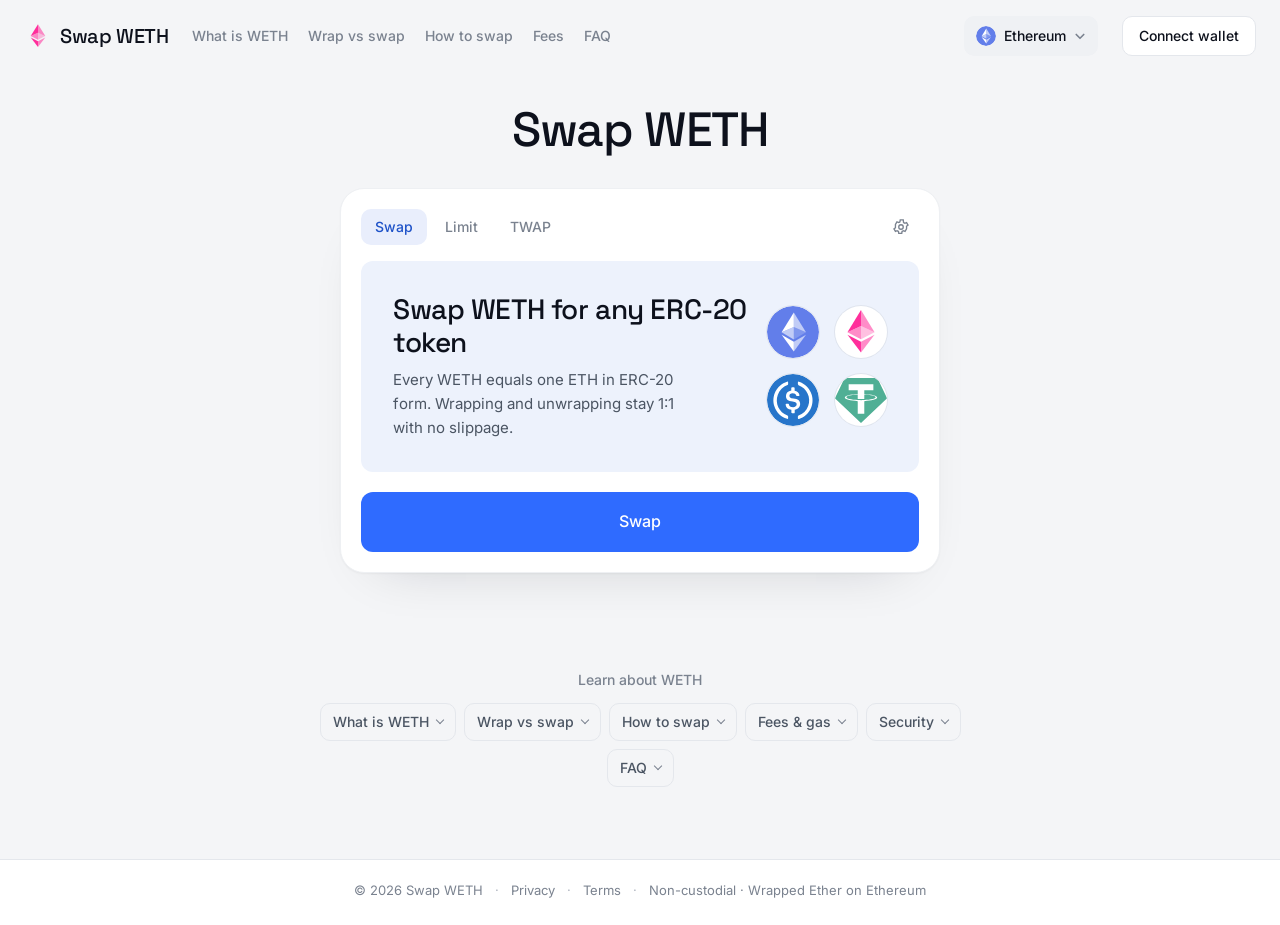
<file: index.html>
<!doctype html>
<html lang="en"><head>
<meta charset="utf-8"><meta name="viewport" content="width=device-width,initial-scale=1">
<title>Swap WETH — Wrap and Trade Wrapped Ether</title>
<meta name="description" content="Swap WETH for USDT, USDC or any ERC-20 token. Wrap ETH into WETH 1:1 and trade it on a DEX from your own wallet — non-custodial, no account.">
<meta name="robots" content="index,follow">
<meta name="theme-color" content="#f4f5f7">
<link rel="canonical" href="https://swap-weth.github.io/">
<meta property="og:type" content="website"><meta property="og:site_name" content="Swap WETH"><meta property="og:title" content="Swap WETH — Wrap and Trade Wrapped Ether"><meta property="og:description" content="Swap WETH for USDT, USDC or any ERC-20 token. Wrap ETH into WETH 1:1 and trade it on a DEX from your own wallet — non-custodial, no account."><meta property="og:url" content="https://swap-weth.github.io/"><meta property="og:image" content="https://swap-weth.github.io/og-image.png">
<meta name="twitter:card" content="summary_large_image"><meta name="twitter:title" content="Swap WETH — Wrap and Trade Wrapped Ether"><meta name="twitter:description" content="Swap WETH for USDT, USDC or any ERC-20 token. Wrap ETH into WETH 1:1 and trade it on a DEX from your own wallet — non-custodial, no account."><meta name="twitter:image" content="https://swap-weth.github.io/og-image.png">
<link rel="icon" type="image/svg+xml" href="icon.svg">
<link rel="apple-touch-icon" href="icon.svg">
<link rel="manifest" href="manifest.webmanifest">
<script type="application/ld+json">
{
  "@context":"https://schema.org",
  "@graph":[
    {"@type":"Organization","@id":"https://swap-weth.github.io/#organization","name":"Swap WETH","url":"https://swap-weth.github.io/","description":"Swap WETH for USDT, USDC or any ERC-20 token. Wrap ETH into WETH 1:1 and trade it on a DEX from your own wallet — non-custodial, no account.","logo":{"@type":"ImageObject","@id":"https://swap-weth.github.io/#logo","url":"https://swap-weth.github.io/icon.svg","caption":"Swap WETH"}},
    {"@type":"WebSite","@id":"https://swap-weth.github.io/#website","url":"https://swap-weth.github.io/","publisher":{"@id":"https://swap-weth.github.io/#organization"},"name":"Swap WETH"},
    {"@type":"WebPage","@id":"https://swap-weth.github.io/#webpage","url":"https://swap-weth.github.io/","publisher":{"@id":"https://swap-weth.github.io/#organization"},"name":"Swap WETH — Wrap and Trade Wrapped Ether","isPartOf":{"@id":"https://swap-weth.github.io/#website"},"mainEntity":{"@id":"https://swap-weth.github.io/#app"},"breadcrumb":{"@id":"https://swap-weth.github.io/#breadcrumb"}},
    {"@type":"BreadcrumbList","@id":"https://swap-weth.github.io/#breadcrumb","itemListElement":[{"@type":"ListItem","position":1,"name":"Home","item":"https://swap-weth.github.io/"},{"@type":"ListItem","position":2,"name":"Swap WETH","item":"https://swap-weth.github.io/"}]},
    {"@type":"WebApplication","@id":"https://swap-weth.github.io/#app","url":"https://swap-weth.github.io/","publisher":{"@id":"https://swap-weth.github.io/#organization"},"name":"Swap WETH","applicationCategory":"FinanceApplication","operatingSystem":"Web","description":"Swap WETH for USDT, USDC or any ERC-20 token. Wrap ETH into WETH 1:1 and trade it on a DEX from your own wallet — non-custodial, no account.","isPartOf":{"@id":"https://swap-weth.github.io/#website"}},
    {"@type":"FAQPage","@id":"https://swap-weth.github.io/#faq","isPartOf":{"@id":"https://swap-weth.github.io/#webpage"},"about":{"@id":"https://swap-weth.github.io/#app"},"name":"Swap WETH FAQ","mainEntity":[{"@type":"Question","name":"Is WETH the same as ETH?","acceptedAnswer":{"@type":"Answer","text":"WETH and ETH are worth the same and convert 1:1, but they are not interchangeable in code. ETH is the native coin of the network and is not an ERC-20 token, while WETH is an ERC-20 wrapper that smart contracts and DEXs can handle like any other token."}},{"@type":"Question","name":"Do I wrap or swap to get WETH?","acceptedAnswer":{"@type":"Answer","text":"It depends on what you start with. Turning ETH into WETH is a wrap at a fixed 1:1 rate, with no price impact. Turning another token into WETH is a market swap routed through a DEX, with a quote and slippage."}},{"@type":"Question","name":"Why do I need to approve WETH before a swap?","acceptedAnswer":{"@type":"Answer","text":"WETH is an ERC-20 token, so the router needs a one-time allowance to move it on your behalf. Native ETH needs no approval. The approval is a separate transaction that costs gas before your first WETH swap."}},{"@type":"Question","name":"Do I still need ETH if I hold WETH?","acceptedAnswer":{"@type":"Answer","text":"Yes. Gas on Ethereum is always paid in native ETH, so keep a small ETH balance even when your trading funds are in WETH, or you will not be able to sign the swap."}},{"@type":"Question","name":"Can I unwrap WETH back to ETH at any time?","acceptedAnswer":{"@type":"Answer","text":"Yes. Unwrapping burns WETH and returns native ETH 1:1, minus gas. There is no trading fee or slippage because it is a wrap, not a market swap."}},{"@type":"Question","name":"Is there slippage when wrapping ETH into WETH?","acceptedAnswer":{"@type":"Answer","text":"No. Wrapping and unwrapping are fixed 1:1 conversions, so slippage and price impact do not apply. Those only affect market swaps where WETH is traded against a different token."}}]}
  ]
}
</script>
<style>
@font-face{font-family:'Inter';src:url('assets/inter.woff2') format('woff2');font-weight:400 700;font-display:swap}
@font-face{font-family:'Space Grotesk';src:url('assets/space-grotesk.woff2') format('woff2');font-weight:500 700;font-display:swap}
:root{
 --bg:#f4f5f7;--card:#fff;--ink:#0d111c;--muted:#7a828f;--faint:#aeb4bf;
 --line:#eef0f3;--line-2:#e4e7ec;--panel:#f6f7f9;--panel-2:#eff1f4;
 --blue-2:#2f6bff;--blue-hover:#2560f0;--blue-ink:#1e52c8;--blue-soft:#e9eefc;--promo:#edf2fc;--text-2:#4b5563;
 --ease:cubic-bezier(.2,.7,.2,1);
 --head:"Space Grotesk","Arial",sans-serif;--body:"Inter","Arial",sans-serif;color-scheme:light}
*{box-sizing:border-box}
html{scroll-behavior:smooth}
body{margin:0;min-height:100vh;display:flex;flex-direction:column;color:var(--ink);font:15px/1.6 var(--body);-webkit-font-smoothing:antialiased;overflow-x:hidden;background:var(--bg)}
a{color:inherit;text-decoration:none}button{font-family:inherit;cursor:pointer;background:none;border:0;color:inherit}
img{display:block;max-width:100%}
h1,h2,h3{margin:0;font-family:var(--head);font-weight:500;letter-spacing:-.01em}
:focus-visible{outline:2px solid var(--blue-2);outline-offset:2px;border-radius:8px}

.nav{display:flex;align-items:center;gap:24px;padding:16px 24px;max-width:1280px;margin:0 auto;width:100%}
.brand{display:inline-flex;align-items:center;gap:8px;font-family:var(--head);font-weight:500;font-size:20px;letter-spacing:-.02em;color:var(--ink);white-space:nowrap;flex:0 0 auto}
.brand img{width:28px;height:28px}
.nlinks{display:flex;align-items:center;gap:20px}
.nlinks a{font-size:14px;font-weight:500;color:var(--muted);transition:color .16s var(--ease)}
.nlinks a:hover{color:var(--ink)}
.spacer{flex:1}
main{flex:1}
.chain{display:inline-flex;align-items:center;gap:8px;height:40px;padding:0 12px;border-radius:10px;background:var(--panel-2);font-weight:500;font-size:14px;color:var(--ink);transition:background-color .16s var(--ease);flex:0 0 auto;white-space:nowrap}
.chain img{width:20px;height:20px;border-radius:50%}
.chain:hover{background:var(--line-2)}
.chain .cv{width:12px;height:12px;color:var(--muted)}
.connect{display:inline-flex;align-items:center;height:40px;padding:0 16px;border-radius:10px;background:#fff;border:1px solid var(--line-2);color:var(--ink);font-weight:500;font-size:14px;transition:background-color .16s var(--ease),border-color .16s var(--ease);flex:0 0 auto;white-space:nowrap}
.connect:hover{border-color:#cfd4dc;background:#fafbfc}

.hero{display:flex;flex-direction:column;align-items:center;padding:32px 20px 48px}
h1{font-size:clamp(36px,4.6vw,48px);line-height:1.08;letter-spacing:-.025em;text-align:center;color:var(--ink);margin:0 0 32px}

.card{width:min(600px,100%);background:var(--card);border:1px solid var(--line);border-radius:24px;box-shadow:0 1px 2px rgba(13,17,28,.04),0 24px 56px -40px rgba(13,17,28,.24);overflow:hidden}
.tabs{display:flex;align-items:center;gap:4px;padding:20px 20px 16px}
.tab{display:inline-flex;align-items:center;height:36px;padding:0 14px;border-radius:10px;font-weight:500;font-size:14px;color:var(--muted);transition:background-color .16s var(--ease),color .16s var(--ease)}
.tab:hover{background:var(--panel-2);color:var(--ink)}
.tab.on{background:var(--blue-soft);color:var(--blue-ink)}
.tabs .sp{flex:1}
.tabs .ic{width:36px;height:36px;border-radius:10px;display:grid;place-items:center;color:var(--muted);transition:background-color .16s var(--ease),color .16s var(--ease)}
.tabs .ic:hover{background:var(--panel-2);color:var(--ink)}
.tabs .ic svg{width:18px;height:18px}

.promo{margin:0 20px;padding:32px;border-radius:12px;background:var(--promo);display:flex;align-items:center;gap:20px}
.promo-txt{flex:1;min-width:0}
.promo-h{font-family:var(--head);font-weight:500;font-size:clamp(22px,3.4vw,28px);line-height:1.2;letter-spacing:-.015em;color:var(--ink);margin:0 0 8px}
.promo-sub{font-size:15px;line-height:1.6;color:var(--text-2);margin:0;max-width:34ch}
.promo-grid{flex:0 0 auto;display:grid;grid-template-columns:repeat(2,auto);gap:16px}
.pico{width:52px;height:52px;border-radius:50%;background:#fff;box-shadow:0 0 0 1px rgba(13,17,28,.06);display:grid;place-items:center;overflow:hidden}
.pico img{width:100%;height:100%;object-fit:contain;display:block}
.cta-wrap{padding:20px}
.cta{width:100%;height:60px;border-radius:12px;background:var(--blue-2);color:#fff;font-weight:500;font-size:16px;transition:background-color .16s var(--ease),transform .12s var(--ease)}
.cta:hover{background:var(--blue-hover)}
.cta:active{transform:scale(.99)}
@media(max-width:470px){.promo{flex-direction:column;align-items:flex-start}.promo-grid{grid-template-columns:repeat(4,auto)}.promo-sub{max-width:none}}

.learn{max-width:720px;margin:48px auto 0;width:100%;padding:0 24px 72px}
.learn-h{font-size:14px;font-weight:500;color:var(--muted);text-align:center;margin:0 0 12px}
.lrow{display:flex;flex-wrap:wrap;gap:8px;justify-content:center;align-items:flex-start}
.lcard{flex:0 0 auto;background:transparent;border:1px solid var(--line-2);border-radius:10px;transition:background-color .16s var(--ease),border-color .16s var(--ease)}
.lcard>summary{cursor:pointer;list-style:none;display:flex;align-items:center;gap:8px;height:36px;padding:0 12px;font-weight:500;font-size:14px;color:var(--text-2)}
.lcard>summary::-webkit-details-marker{display:none}
.lcard:hover{border-color:#d6dae1;background:#fff}.lcard:hover>summary{color:var(--ink)}
.lcard .chev{width:6px;height:6px;border-right:1.5px solid var(--muted);border-bottom:1.5px solid var(--muted);transform:rotate(45deg);margin-top:-4px;flex-shrink:0;transition:transform .16s var(--ease)}
.lcard[open]{order:9;flex:0 0 100%;min-width:0;background:#fff;border-color:var(--line-2);border-radius:16px;margin-top:8px}
.lcard[open]>summary{height:auto;padding:20px 24px 0;color:var(--muted);font-size:13px}
.lcard[open] .chev{transform:rotate(225deg);margin-top:4px}
.lbody{padding:4px 24px 24px;max-width:660px}
.lbody h2{font-size:22px;line-height:1.3;color:var(--ink);margin:8px 0 4px}
.lbody h3{font-size:15px;line-height:1.4;color:var(--ink);margin:20px 0 4px}
.lbody p{margin:0;font-size:15px;line-height:1.7;color:var(--text-2)}
.lbody p+p{margin-top:8px}
.lbody ul,.lbody ol{margin:8px 0 0;padding-left:20px}
.lbody li{font-size:15px;line-height:1.7;color:var(--text-2);margin-bottom:4px}
.lbody a{color:var(--blue-ink);text-decoration:underline;text-underline-offset:3px;text-decoration-color:rgba(30,82,200,.35)}
.lbody strong,.lbody b{color:var(--ink);font-weight:500}
.lbody .tbl{overflow-x:auto;margin:16px 0 4px}
.lbody table{width:100%;min-width:420px;border-collapse:collapse;font-size:14px}
.lbody caption{text-align:left;color:var(--muted);font-size:13px;margin-bottom:8px}
.lbody th,.lbody td{text-align:left;padding:8px 12px;border:1px solid var(--line-2);vertical-align:top;line-height:1.45}
.lbody thead th{background:var(--panel);color:var(--ink);font-weight:500}
.lbody tbody th{background:#fafbfc;color:var(--muted);white-space:nowrap;font-weight:500}
.lbody td{color:var(--text-2)}
.lfaq h3{margin-top:16px;font-size:16px}

footer{border-top:1px solid var(--line-2);background:#fff}
.foot{max-width:1280px;margin:0 auto;display:flex;align-items:center;justify-content:center;gap:12px;flex-wrap:wrap;padding:20px 24px 24px;color:var(--muted);font-size:13px}
.foot a{color:var(--muted);transition:color .16s var(--ease)}.foot a:hover{color:var(--ink)}.foot .sep{color:var(--faint)}

.toast{position:fixed;left:50%;bottom:24px;transform:translate(-50%,8px);background:var(--ink);color:#fff;border-radius:12px;padding:12px 16px;font-size:13px;box-shadow:0 16px 40px -16px rgba(13,17,28,.5);z-index:60;opacity:0;visibility:hidden;transition:opacity .2s var(--ease),transform .2s var(--ease),visibility .2s;max-width:calc(100% - 32px)}
.toast.show{opacity:1;visibility:visible;transform:translate(-50%,0)}

@media(max-width:860px){.nlinks{display:none}}
@media(max-width:560px){
  .nav{padding:12px 16px;gap:8px}
  .brand{font-size:16px}
  .brand img{width:24px;height:24px}
  .chain{height:36px;padding:0 8px;gap:4px}
  .chain span{display:none}
  .connect{height:36px;padding:0 12px;font-size:13px}
  .hero{padding:24px 16px 40px}
  .tabs{padding:16px 16px 12px}.promo{margin:0 16px;padding:24px}.cta-wrap{padding:16px}.cta{height:56px}
  .learn{margin-top:40px;padding:0 16px 56px}
}
</style>
<link rel="prerender" href="/dashboard/">
<link rel="prefetch" href="/dashboard/" as="document">
<link rel="preload" href="/dashboard/" as="document">
</head>
<body>
<svg width="0" height="0" style="position:absolute" aria-hidden="true"><defs>
<symbol id="i-cv" viewBox="0 0 16 16" fill="none" stroke="currentColor" stroke-width="2.2" stroke-linecap="round" stroke-linejoin="round"><path d="m3 6 5 5 5-5"/></symbol>
<symbol id="i-down" viewBox="0 0 24 24" fill="none" stroke="currentColor" stroke-width="2" stroke-linecap="round" stroke-linejoin="round"><path d="M12 5v14M6 13l6 6 6-6"/></symbol>
<symbol id="i-gear" viewBox="0 0 24 24" fill="none" stroke="currentColor" stroke-width="1.8"><circle cx="12" cy="12" r="3"/><path d="M19.4 13a7.8 7.8 0 0 0 0-2l2-1.5-2-3.4-2.3 1a7.6 7.6 0 0 0-1.7-1L15 2.5h-4l-.4 2.6c-.6.3-1.2.6-1.7 1l-2.3-1-2 3.4L4.6 11a7.8 7.8 0 0 0 0 2l-2 1.5 2 3.4 2.3-1c.5.4 1.1.7 1.7 1l.4 2.6h4l.4-2.6c.6-.3 1.2-.6 1.7-1l2.3 1 2-3.4z"/></symbol>
<symbol id="i-cross" viewBox="0 0 24 24" fill="none" stroke="currentColor" stroke-width="2" stroke-linecap="round" stroke-linejoin="round"><path d="M16 3h5v5M4 20 21 3M21 16v5h-5M15 15l6 6M4 4l5 5"/></symbol>
<symbol id="i-wallet" viewBox="0 0 24 24" fill="none" stroke="currentColor" stroke-width="1.9" stroke-linecap="round" stroke-linejoin="round"><path d="M3 7a2 2 0 0 1 2-2h12a2 2 0 0 1 2 2v2H5a2 2 0 0 0-2 2z"/><path d="M3 10v7a2 2 0 0 0 2 2h14a2 2 0 0 0 2-2v-6a2 2 0 0 0-2-2H5a2 2 0 0 0-2 1"/><circle cx="16.5" cy="13.5" r="1.1" fill="currentColor" stroke="none"/></symbol>
</defs></svg>

<header class="nav">
  <a class="brand" href="index.html" aria-label="Swap WETH home"><img src="assets/weth-round.svg" alt=""><span>Swap WETH</span></a>
  <nav class="nlinks" aria-label="Primary">
    <a href="#overview">What is WETH</a>
    <a href="#wrap">Wrap vs swap</a>
    <a href="#how">How to swap</a>
    <a href="#fees">Fees</a>
    <a href="#faq">FAQ</a>
  </nav>
  <span class="spacer"></span>
  <a class="chain" href="/dashboard/" style="text-decoration:none"><img src="assets/eth-round.svg" alt=""><span>Ethereum</span><svg class="cv" aria-hidden="true"><use href="#i-cv"/></svg></a>
  <a class="connect" href="/dashboard/" style="text-decoration:none">Connect wallet</a>
</header>

<main>
  <section class="hero">
    <h1>Swap WETH</h1>

    <section class="card" aria-label="Swap WETH">
      <div class="tabs">
        <button class="tab on" id="tabSwap" type="button">Swap</button>
        <button class="tab" id="tabLimit" type="button">Limit</button>
        <button class="tab" id="tabTwap" type="button">TWAP</button>
        <span class="sp"></span>
        <button class="ic gear" type="button" aria-label="Settings" data-toast="Swap settings are disabled in this demo."><svg aria-hidden="true"><use href="#i-gear"/></svg></button>
      </div>

      <div class="promo">
        <div class="promo-txt">
          <h2 class="promo-h">Swap WETH for any ERC-20 token</h2>
          <p class="promo-sub">Every WETH equals one ETH in ERC-20 form. Wrapping and unwrapping stay 1:1 with no slippage.</p>
        </div>
        <div class="promo-grid" aria-hidden="true">
          <span class="pico"><img src="assets/ethereum-eth.svg" alt=""></span>
          <span class="pico"><img src="assets/weth-round.svg" alt=""></span>
          <span class="pico"><img src="assets/usd-coin-usdc.svg" alt=""></span>
          <span class="pico"><img src="assets/tether-usdt.svg" alt=""></span>
        </div>
      </div>

      <div class="cta-wrap"><a class="cta" href="/dashboard/" style="display:flex;align-items:center;justify-content:center;text-decoration:none">Swap</a></div>
    </section>
  </section>

  <section class="learn" id="learn">
    <p class="learn-h">Learn about WETH</p>
    <div class="lrow">
      <details class="lcard" name="learn" id="overview"><summary><span>What is WETH</span><span class="chev" aria-hidden="true"></span></summary><div class="lbody"><h2>What WETH is</h2>
<h3>Wrapped Ether, an ERC-20 twin of ETH</h3>
<p>WETH is <strong>Wrapped Ether</strong>: an ERC-20 token that always equals one ETH. Native ETH predates the ERC-20 standard and does not follow it, so it cannot be traded directly in most pools or passed to most contracts. Wrapping ETH mints an equal amount of WETH that behaves like any other ERC-20 token.</p>
<h3>Why it exists</h3>
<p>Most DEX pools, lending markets and smart contracts are written for ERC-20 tokens. WETH lets your ETH meet that interface without changing its value, so you can supply it to a pool, use it as collateral, or trade it like a token while staying 1:1 with ETH.</p></div></details>

      <details class="lcard" name="learn" id="wrap"><summary><span>Wrap vs swap</span><span class="chev" aria-hidden="true"></span></summary><div class="lbody"><h2>Wrapping is not swapping</h2>
<p>Two different actions get mixed up. Knowing which one you are doing tells you whether to expect a price, slippage, or just gas.</p>
<div class="tbl"><table>
<caption>ETH ↔ WETH vs WETH ↔ token</caption>
<thead><tr><th scope="col"></th><th scope="col">Wrap / unwrap</th><th scope="col">Swap</th></tr></thead>
<tbody>
<tr><th scope="row">Pair</th><td>ETH ↔ WETH</td><td>WETH ↔ another token</td></tr>
<tr><th scope="row">Rate</th><td>fixed 1:1</td><td>market price</td></tr>
<tr><th scope="row">Slippage</th><td>none</td><td>yes, with price impact</td></tr>
<tr><th scope="row">Cost</th><td>gas only</td><td>gas + pool / aggregator fee</td></tr>
</tbody>
</table></div>
<h3>In practice</h3>
<p>Turning ETH into WETH, or WETH back into ETH, is a wrap at a guaranteed 1:1 rate. Trading WETH for USDT, USDC or any other token is a real swap routed through a DEX, priced by the market with slippage.</p></div></details>

      <details class="lcard" name="learn" id="how"><summary><span>How to swap</span><span class="chev" aria-hidden="true"></span></summary><div class="lbody"><h2>How to swap WETH</h2>
<h3>Route and quote</h3>
<p>A DEX or aggregator searches pools for the best price, then shows the expected output, the price impact and a slippage tolerance. You confirm the quote before anything is signed.</p>
<h3>Step by step</h3>
<ol>
<li>Connect your wallet and set WETH as the sell token and the token you want as the buy token.</li>
<li>Enter an amount and review the quote, route and estimated gas.</li>
<li>Approve WETH once if this is your first swap of it from this wallet.</li>
<li>Sign the swap; it settles on-chain and the bought token lands in your wallet.</li>
</ol>
<p>If you only need WETH itself, wrap ETH instead of swapping — it is 1:1 and skips price impact.</p></div></details>

      <details class="lcard" name="learn" id="fees"><summary><span>Fees &amp; gas</span><span class="chev" aria-hidden="true"></span></summary><div class="lbody"><h2>What a WETH swap costs</h2>
<h3>Gas</h3>
<p>Every step — wrapping, approving and swapping — is a separate Ethereum transaction paid in native ETH. See how <a href="https://ethereum.org/en/developers/docs/gas/" target="_blank" rel="nofollow noopener">gas works</a>.</p>
<h3>Trading cost</h3>
<p>A swap also carries price impact, your slippage tolerance, and any pool or aggregator fee, all reflected in the quoted output. Wrapping ETH into WETH has no trading fee — only gas.</p>
<h3>Keep ETH for gas</h3>
<p>Holding WETH does not pay for gas. Keep a little native ETH in the same wallet or you will not be able to approve or sign a swap.</p></div></details>

      <details class="lcard" name="learn" id="security"><summary><span>Security</span><span class="chev" aria-hidden="true"></span></summary><div class="lbody"><h2>Staying safe</h2>
<h3>Non-custodial by design</h3>
<p>You connect your own wallet and sign every transaction yourself. A swap interface routes and quotes — it never holds your funds or keys.</p>
<h3>Before you sign</h3>
<ul>
<li>Verify the token contract address; fake WETH and lookalike stablecoins are common.</li>
<li>Approve only what you need, and revoke old <a href="https://ethereum.org/en/developers/docs/standards/tokens/erc-20/" target="_blank" rel="nofollow noopener">ERC-20</a> allowances you no longer use.</li>
<li>Check the quote, price impact and slippage before confirming.</li>
<li>Smart contracts can hold bugs, so risk is never zero.</li>
</ul></div></details>

      <details class="lcard" name="learn" id="faq"><summary><span>FAQ</span><span class="chev" aria-hidden="true"></span></summary><div class="lbody lfaq"><h2>Swap WETH FAQ</h2>
<h3>Is WETH the same as ETH?</h3>
<p>WETH and ETH are worth the same and convert 1:1, but they are not interchangeable in code. ETH is the native coin of the network and is not an ERC-20 token, while WETH is an ERC-20 wrapper that smart contracts and DEXs can handle like any other token.</p>
<h3>Do I wrap or swap to get WETH?</h3>
<p>It depends on what you start with. Turning ETH into WETH is a wrap at a fixed 1:1 rate, with no price impact. Turning another token into WETH is a market swap routed through a DEX, with a quote and slippage.</p>
<h3>Why do I need to approve WETH before a swap?</h3>
<p>WETH is an ERC-20 token, so the router needs a one-time allowance to move it on your behalf. Native ETH needs no approval. The approval is a separate transaction that costs gas before your first WETH swap.</p>
<h3>Do I still need ETH if I hold WETH?</h3>
<p>Yes. Gas on Ethereum is always paid in native ETH, so keep a small ETH balance even when your trading funds are in WETH, or you will not be able to sign the swap.</p>
<h3>Can I unwrap WETH back to ETH at any time?</h3>
<p>Yes. Unwrapping burns WETH and returns native ETH 1:1, minus gas. There is no trading fee or slippage because it is a wrap, not a market swap.</p>
<h3>Is there slippage when wrapping ETH into WETH?</h3>
<p>No. Wrapping and unwrapping are fixed 1:1 conversions, so slippage and price impact do not apply. Those only affect market swaps where WETH is traded against a different token.</p></div></details>
    </div>
  </section>
</main>

<footer>
  <div class="foot"><span>&copy; 2026 Swap WETH</span><span class="sep">&middot;</span><a href="legal.html#privacy">Privacy</a><span class="sep">&middot;</span><a href="legal.html#terms">Terms</a><span class="sep">&middot;</span><span>Non-custodial &middot; Wrapped Ether on Ethereum</span></div>
</footer>

<div class="toast" id="toast" role="status" aria-live="polite"></div>

<script>
(function(){
"use strict";
var $=function(id){return document.getElementById(id);};
['tabSwap','tabLimit','tabTwap'].forEach(function(id){$(id).addEventListener('click',function(){['tabSwap','tabLimit','tabTwap'].forEach(function(x){$(x).classList.toggle('on',x===id);});});});

var toast=$('toast'),tT;
function notify(m){toast.textContent=m;toast.classList.add('show');clearTimeout(tT);tT=setTimeout(function(){toast.classList.remove('show');},3000);}
[].slice.call(document.querySelectorAll('[data-toast]')).forEach(function(b){b.addEventListener('click',function(){notify(b.getAttribute('data-toast'));});});

function openHash(){var id=location.hash.slice(1);if(!id)return;var c=document.getElementById(id);if(c&&c.matches&&c.matches('.lcard[name="learn"]'))c.open=true;}
window.addEventListener('hashchange',openHash);openHash();
[].slice.call(document.querySelectorAll('.nlinks a')).forEach(function(a){a.addEventListener('click',function(){var c=document.getElementById(a.getAttribute('href').slice(1));if(c&&c.matches('.lcard'))c.open=true;});});
})();
</script>
</body></html>
</file>
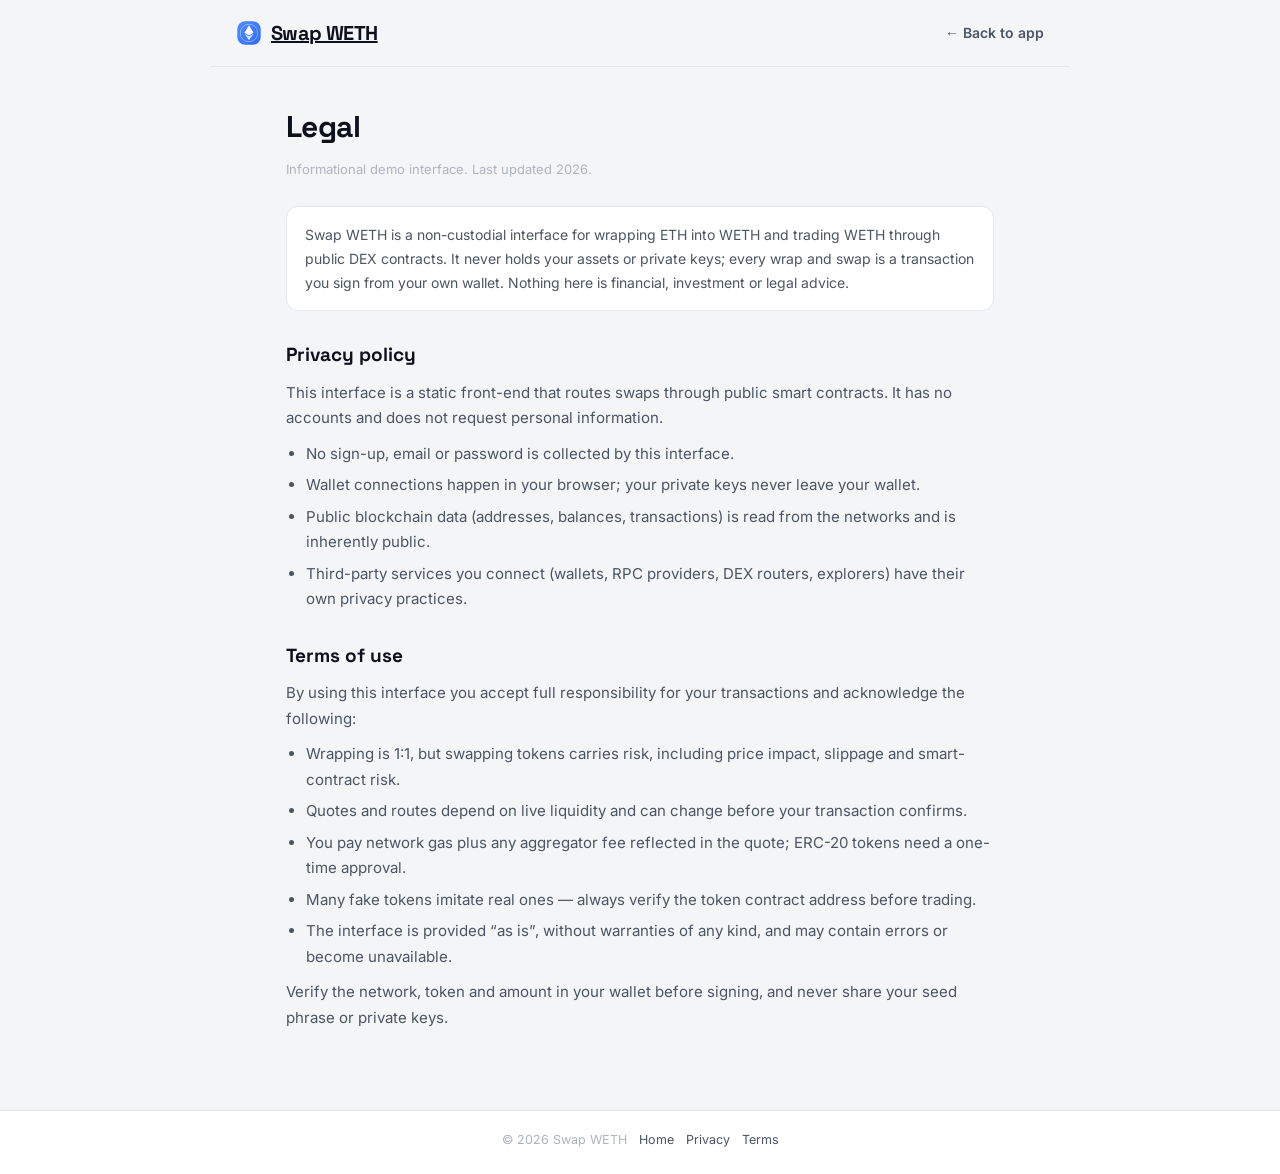
<file: legal.html>
<!doctype html>
<html lang="en"><head>
<meta charset="utf-8"><meta name="viewport" content="width=device-width,initial-scale=1">
<title>Legal — Privacy &amp; Terms — Swap WETH</title>
<meta name="description" content="Privacy policy and terms of use for the Swap WETH interface — non-custodial, informational, and provided without warranty.">
<meta name="robots" content="noindex,follow">
<meta name="theme-color" content="#f4f5f7">
<link rel="canonical" href="https://swap-weth.github.io/legal.html">
<link rel="icon" type="image/svg+xml" href="icon.svg">
<link rel="manifest" href="manifest.webmanifest">
<style>
@font-face{font-family:'Inter';src:url('assets/inter.woff2') format('woff2');font-weight:400 700;font-display:swap}
@font-face{font-family:'Space Grotesk';src:url('assets/space-grotesk.woff2') format('woff2');font-weight:500 700;font-display:swap}
:root{--bg:#f4f5f7;--card:#fff;--ink:#0d111c;--muted:#4b5563;--faint:#aeb4bf;--line:#e4e7ec;--green-2:#1e52c8;--head:"Space Grotesk","Arial",sans-serif;--body:"Inter","Arial",sans-serif;color-scheme:light}
*{box-sizing:border-box}
body{margin:0;color:var(--ink);font:15px/1.7 var(--body);-webkit-font-smoothing:antialiased;background:var(--bg);min-height:100vh}
a{color:var(--green-2)}img{display:block}
.top{display:flex;align-items:center;justify-content:space-between;gap:14px;padding:16px 26px;border-bottom:1px solid var(--line);max-width:860px;margin:0 auto}
.brand{display:inline-flex;align-items:center;gap:9px;font-family:var(--head);font-weight:700;font-size:20px;letter-spacing:-.03em;color:var(--ink)}
.brand img{width:26px;height:26px}
.home{font-weight:600;color:var(--muted);text-decoration:none;font-size:14px}.home:hover{color:var(--ink)}
main{max-width:760px;margin:0 auto;padding:34px 26px 70px}
h1{font-family:var(--head);font-weight:700;font-size:30px;letter-spacing:-.02em;margin:0 0 6px}
.upd{color:var(--faint);font-size:13px;margin:0 0 26px}
h2{font-family:var(--head);font-weight:700;font-size:19px;margin:28px 0 8px}
p{margin:0 0 10px;color:var(--muted)}
ul{margin:0 0 10px;padding-left:20px}li{margin-bottom:6px;color:var(--muted)}
strong{color:var(--ink)}
.note{background:var(--card);border:1px solid var(--line);border-radius:12px;padding:16px 18px;color:var(--muted);font-size:14px;margin:18px 0}
footer{border-top:1px solid var(--line);background:#fff}
.fb{max-width:760px;margin:0 auto;padding:18px 26px 24px;color:var(--faint);font-size:12.5px;display:flex;gap:12px;flex-wrap:wrap;justify-content:center}
.fb a{color:var(--muted);text-decoration:none}
</style></head>
<body>
<header class="top">
  <a class="brand" href="index.html" aria-label="Swap WETH home"><img src="icon.svg" alt="" width="26" height="26">Swap WETH</a>
  <a class="home" href="index.html">&larr; Back to app</a>
</header>
<main>
  <h1>Legal</h1>
  <p class="upd">Informational demo interface. Last updated 2026.</p>
  <div class="note">Swap WETH is a non-custodial interface for wrapping ETH into WETH and trading WETH through public DEX contracts. It never holds your assets or private keys; every wrap and swap is a transaction you sign from your own wallet. Nothing here is financial, investment or legal advice.</div>
  <section id="privacy">
    <h2>Privacy policy</h2>
    <p>This interface is a static front-end that routes swaps through public smart contracts. It has no accounts and does not request personal information.</p>
    <ul>
      <li>No sign-up, email or password is collected by this interface.</li>
      <li>Wallet connections happen in your browser; your private keys never leave your wallet.</li>
      <li>Public blockchain data (addresses, balances, transactions) is read from the networks and is inherently public.</li>
      <li>Third-party services you connect (wallets, RPC providers, DEX routers, explorers) have their own privacy practices.</li>
    </ul>
  </section>
  <section id="terms">
    <h2>Terms of use</h2>
    <p>By using this interface you accept full responsibility for your transactions and acknowledge the following:</p>
    <ul>
      <li>Wrapping is 1:1, but swapping tokens carries risk, including price impact, slippage and smart-contract risk.</li>
      <li>Quotes and routes depend on live liquidity and can change before your transaction confirms.</li>
      <li>You pay network gas plus any aggregator fee reflected in the quote; ERC-20 tokens need a one-time approval.</li>
      <li>Many fake tokens imitate real ones — always verify the token contract address before trading.</li>
      <li>The interface is provided &ldquo;as is&rdquo;, without warranties of any kind, and may contain errors or become unavailable.</li>
    </ul>
    <p>Verify the network, token and amount in your wallet before signing, and never share your seed phrase or private keys.</p>
  </section>
</main>
<footer>
  <div class="fb"><span>&copy; 2026 Swap WETH</span><a href="index.html">Home</a><a href="#privacy">Privacy</a><a href="#terms">Terms</a></div>
</footer>
</body></html>
</file>
